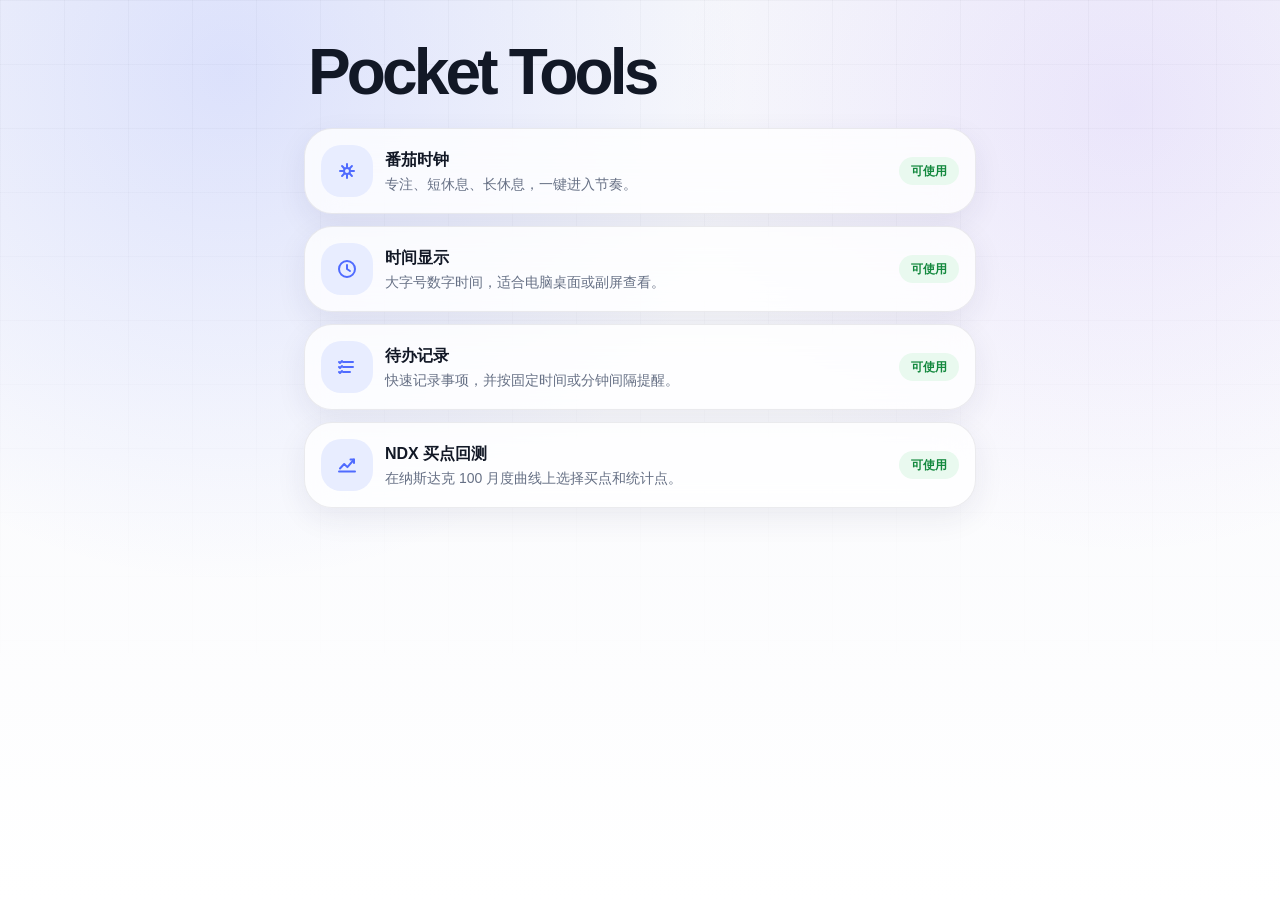
<file: index.html>
<!DOCTYPE html>
<html lang="zh-CN">
  <head>
    <meta charset="UTF-8" />
    <meta name="viewport" content="width=device-width, initial-scale=1.0" />
    <title>Pocket Tools</title>
    <meta name="theme-color" content="#f6f7fb" />
    <link rel="stylesheet" href="src/styles/tokens.css" />
    <link rel="stylesheet" href="src/styles/base.css" />
    <link rel="stylesheet" href="src/styles/components.css" />
    <style>
      .home-page {
        width: min(100%, 42rem);
      }

      .home-title {
        font-size: clamp(2.25rem, 6vw, 4rem);
        font-weight: 900;
        line-height: 1;
        letter-spacing: -0.06em;
      }
    </style>
  </head>
  <body>
    <div class="app-shell">
      <main class="screen home-page">
        <header class="page-header">
          <h1 class="home-title">Pocket Tools</h1>
        </header>

        <section class="tool-grid" id="toolList" aria-label="工具列表"></section>
      </main>
    </div>

    <script src="src/data/tools.js"></script>
    <script>
      (function () {
        const tools = window.PocketTools?.tools || [];
        const toolList = document.getElementById("toolList");

        toolList.innerHTML = tools
          .map(function (tool) {
            const statusClass = tool.status === "ready" ? "is-ready" : "is-planned";

            return `
              <a class="card tool-card" href="${tool.path}">
                <span class="tool-icon">
                  <img src="${tool.icon}" alt="${tool.name}" />
                </span>
                <span>
                  <h2>${tool.name}</h2>
                  <p>${tool.description}</p>
                </span>
                <span class="status-pill ${statusClass}">${tool.statusLabel}</span>
              </a>
            `;
          })
          .join("");
      })();
    </script>
  </body>
</html>
</file>
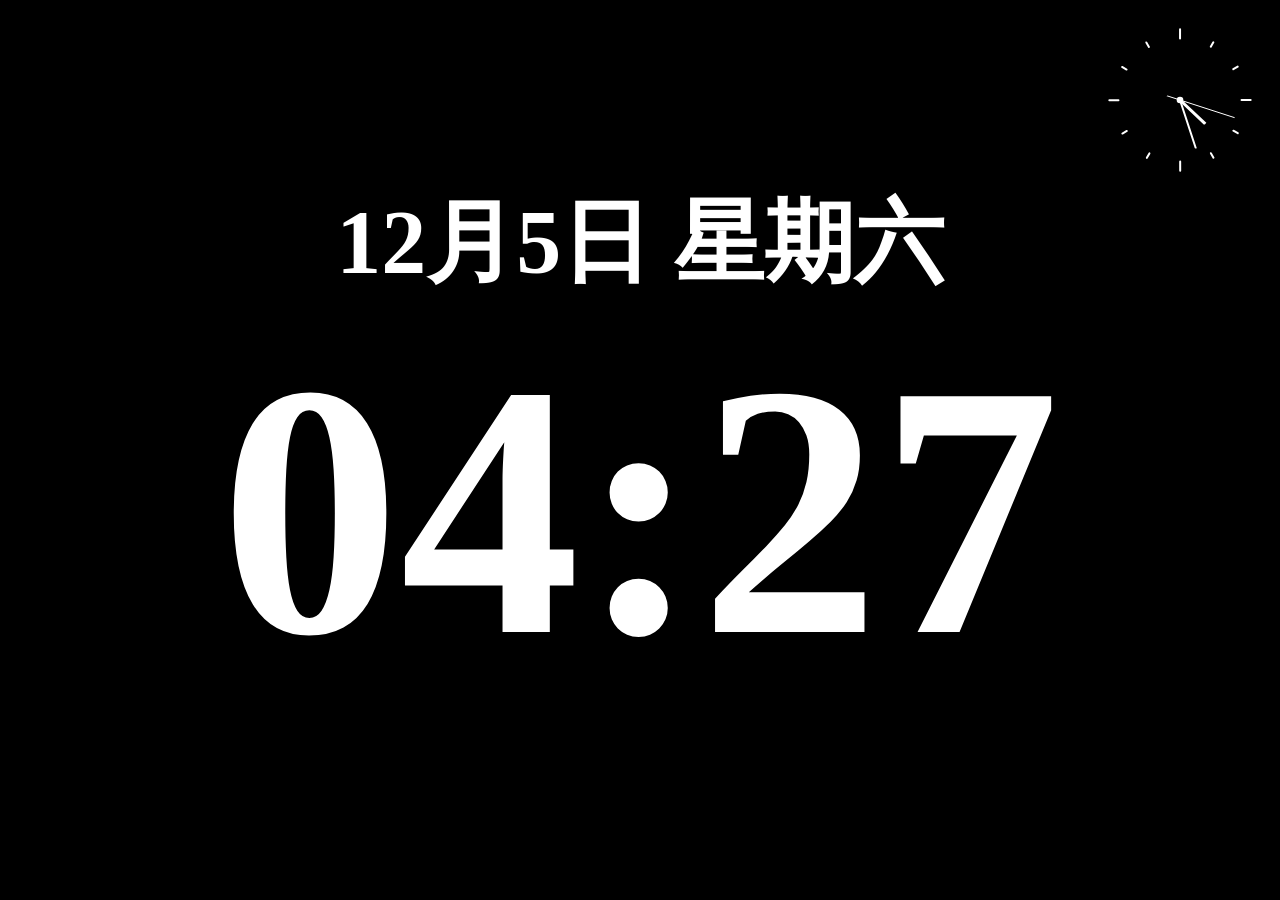
<file: tools/clock/index.html>
<!DOCTYPE html>
<html lang="en">
  <head>
    <meta charset="UTF-8" />
    <meta name="viewport" content="width=device-width, initial-scale=1.0" />
    <title>时间管理大师</title>
    <style>
      body {
        margin: 0;
        height: 100vh;
        display: flex;
        flex-direction: column;
        justify-content: center;
        align-items: center;
        color: #fff;
        background-color: #000;
      }

      #day {
        font-size: 10vh;
        font-weight: bold;
      }

      #time {
        font-size: 40vh;
        font-weight: bold;
      }

      #clock {
        position: absolute;
        top: 0;
        right: 0;
      }

      @media screen and (max-width: 1080px) {
        #day {
          font-size: 8vh;
        }

        #time {
          font-size: 28vh;
        }
      }

      @media screen and (max-width: 768px) {
        #day {
          font-size: 5vh;
        }

        #time {
          font-size: 18vh;
        }
      }
    </style>
  </head>
  <body>
    <div id="day"></div>
    <div id="time"></div>
    <canvas id="clock" width="200px" height="200px"></canvas>
    <script src="./clock.js"></script>
    <script>
      const week = ["日", "一", "二", "三", "四", "五", "六"];
      const domDay = document.getElementById("day");
      const domTime = document.getElementById("time");

      renderDate();

      setInterval(function () {
        renderDate();
      }, 1000);

      function renderDate() {
        const date = new Date();
        const month = date.getMonth() + 1;
        const day = date.getDate();
        const weekDay = week[date.getDay()];
        const hour = date.getHours();
        const minute = date.getMinutes();

        domDay.innerHTML = month + "月" + day + "日" + " 星期" + weekDay;
        domTime.innerHTML = fixNum(hour) + ":" + fixNum(minute);
      }

      function fixNum(num) {
        return num.toString().length === 2 ? num : "0" + num;
      }
    </script>
  </body>
</html>
</file>
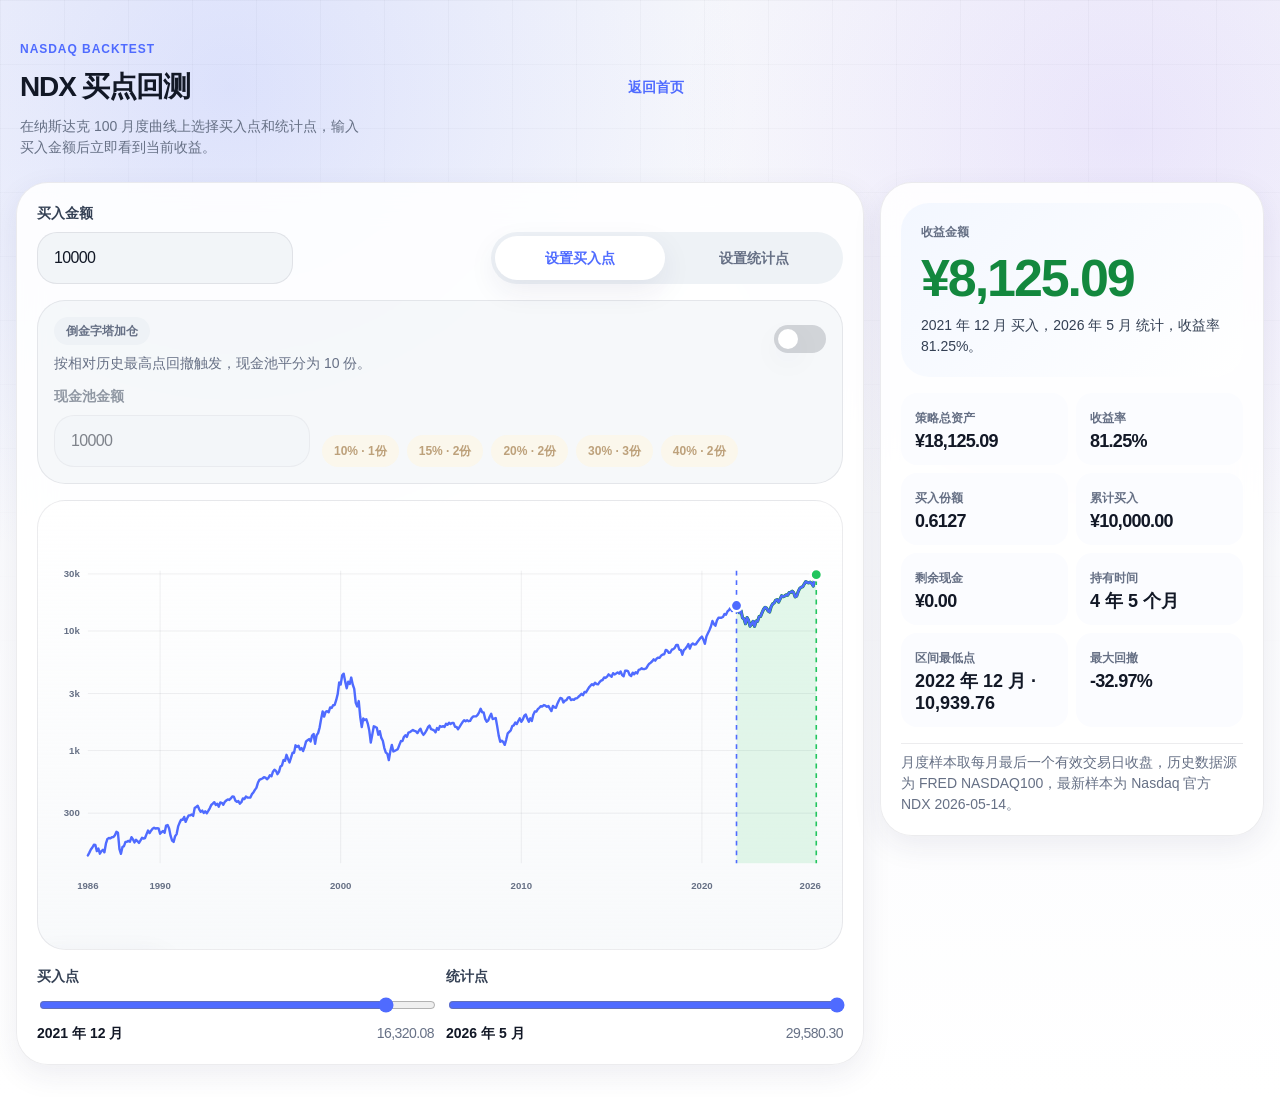
<file: tools/market-entry/index.html>
<!DOCTYPE html>
<html lang="zh-CN">
  <head>
    <meta charset="UTF-8" />
    <meta name="viewport" content="width=device-width, initial-scale=1.0" />
    <title>NDX 买点回测</title>
    <meta name="theme-color" content="#f6f7fb" />
    <link rel="stylesheet" href="../../src/styles/tokens.css" />
    <link rel="stylesheet" href="../../src/styles/base.css" />
    <link rel="stylesheet" href="../../src/styles/components.css" />
    <link rel="stylesheet" href="./styles.css" />
  </head>
  <body>
    <div class="app-shell">
      <main class="screen market-page">
        <header class="page-header market-intro">
          <div class="eyebrow">Nasdaq Backtest</div>
          <div class="header-row">
            <div>
              <h1 class="page-title">NDX 买点回测</h1>
            </div>
            <a class="page-link" href="../../index.html">返回首页</a>
          </div>
          <p class="page-subtitle">
            在纳斯达克 100 月度曲线上选择买入点和统计点，输入买入金额后立即看到当前收益。
          </p>
        </header>

        <section class="market-workspace">
          <section class="market-panel chart-panel">
            <div class="chart-toolbar">
              <div class="field amount-field">
                <label for="investmentAmount">买入金额</label>
                <input
                  class="input mono-number"
                  id="investmentAmount"
                  inputmode="decimal"
                  min="1"
                  step="100"
                  type="number"
                />
              </div>

              <div class="segmented point-mode" role="group" aria-label="曲线选择模式">
                <button
                  class="segmented-button is-active"
                  data-active-point="entry"
                  type="button"
                  aria-pressed="true"
                >
                  设置买入点
                </button>
                <button
                  class="segmented-button"
                  data-active-point="exit"
                  type="button"
                  aria-pressed="false"
                >
                  设置统计点
                </button>
              </div>
            </div>

            <section class="pyramid-panel">
              <div class="pyramid-head">
                <div>
                  <span class="status-pill">倒金字塔加仓</span>
                  <p>按相对历史最高点回撤触发，现金池平分为 10 份。</p>
                </div>
                <label class="switch-control" for="pyramidToggle">
                  <input id="pyramidToggle" type="checkbox" />
                  <span></span>
                </label>
              </div>

              <div class="pyramid-fields" id="pyramidFields">
                <div class="field amount-field">
                  <label for="cashPoolAmount">现金池金额</label>
                  <input
                    class="input mono-number"
                    id="cashPoolAmount"
                    inputmode="decimal"
                    min="1"
                    step="100"
                    type="number"
                  />
                </div>

                <div class="pyramid-rules" aria-label="加仓规则">
                  <span>10% · 1份</span>
                  <span>15% · 2份</span>
                  <span>20% · 2份</span>
                  <span>30% · 3份</span>
                  <span>40% · 2份</span>
                </div>
              </div>
            </section>

            <div class="chart-stage">
              <svg
                class="market-chart"
                id="marketChart"
                viewBox="0 0 1000 440"
                role="img"
                aria-labelledby="chartTitle chartDesc"
              >
                <title id="chartTitle">纳斯达克 100 指数月度走势</title>
                <desc id="chartDesc">从 1986 年 1 月到最新样本的 NDX 月末收盘点位。</desc>
                <g id="gridLayer"></g>
                <path class="selection-area" id="selectionArea" d=""></path>
                <path class="selection-line" id="selectionLine" d=""></path>
                <path class="price-line" id="priceLine" d=""></path>
                <g class="axis-labels" id="axisLabels"></g>
                <g class="pyramid-markers" id="pyramidMarkers"></g>
                <rect class="chart-hit-layer" id="chartHitLayer" x="0" y="0" width="1000" height="440" />
                <line class="marker-line entry-marker-line" id="entryMarkerLine" />
                <line class="marker-line exit-marker-line" id="exitMarkerLine" />
                <circle class="point-marker entry-marker" id="entryMarker" r="7" data-handle="entry" />
                <circle class="point-marker exit-marker" id="exitMarker" r="7" data-handle="exit" />
              </svg>
              <div class="chart-tip" id="chartTip" hidden>
                <strong id="tipDate">--</strong>
                <span id="tipClose">--</span>
              </div>
            </div>

            <div class="range-controls">
              <div class="range-field">
                <label for="entryRange">买入点</label>
                <input id="entryRange" type="range" min="0" value="0" />
                <div class="point-readout">
                  <strong id="entryDate">--</strong>
                  <span class="mono-number" id="entryClose">--</span>
                </div>
              </div>

              <div class="range-field">
                <label for="exitRange">统计点</label>
                <input id="exitRange" type="range" min="0" value="0" />
                <div class="point-readout">
                  <strong id="exitDate">--</strong>
                  <span class="mono-number" id="exitClose">--</span>
                </div>
              </div>
            </div>
          </section>

          <aside class="market-panel result-panel" aria-live="polite">
            <div class="result-main" id="resultMain">
              <span>收益金额</span>
              <strong class="mono-number" id="profitAmount">¥0.00</strong>
              <p id="resultSummary">请选择买入点和统计点。</p>
            </div>

            <div class="result-grid">
              <article>
                <span>策略总资产</span>
                <strong class="mono-number" id="currentValue">¥0.00</strong>
              </article>
              <article>
                <span>收益率</span>
                <strong class="mono-number" id="returnRate">0.00%</strong>
              </article>
              <article>
                <span>买入份额</span>
                <strong class="mono-number" id="indexUnits">0.0000</strong>
              </article>
              <article>
                <span>累计买入</span>
                <strong class="mono-number" id="deployedAmount">¥0.00</strong>
              </article>
              <article>
                <span>剩余现金</span>
                <strong class="mono-number" id="remainingCash">¥0.00</strong>
              </article>
              <article>
                <span>持有时间</span>
                <strong id="holdingPeriod">0 个月</strong>
              </article>
              <article>
                <span>区间最低点</span>
                <strong id="lowestPoint">--</strong>
              </article>
              <article>
                <span>最大回撤</span>
                <strong class="mono-number" id="maxDrawdown">0.00%</strong>
              </article>
            </div>

            <section class="pyramid-log" id="pyramidLog" hidden>
              <div class="pyramid-log-head">
                <span>加仓触发</span>
                <strong id="pyramidStatus">未开启</strong>
              </div>
              <div class="pyramid-log-list" id="pyramidLogList"></div>
            </section>

            <p class="source-note">
              月度样本取每月最后一个有效交易日收盘，历史数据源为 FRED NASDAQ100，最新样本为 Nasdaq 官方 NDX 2026-05-14。
            </p>
          </aside>
        </section>
      </main>
    </div>

    <script src="./app.js"></script>
  </body>
</html>
</file>
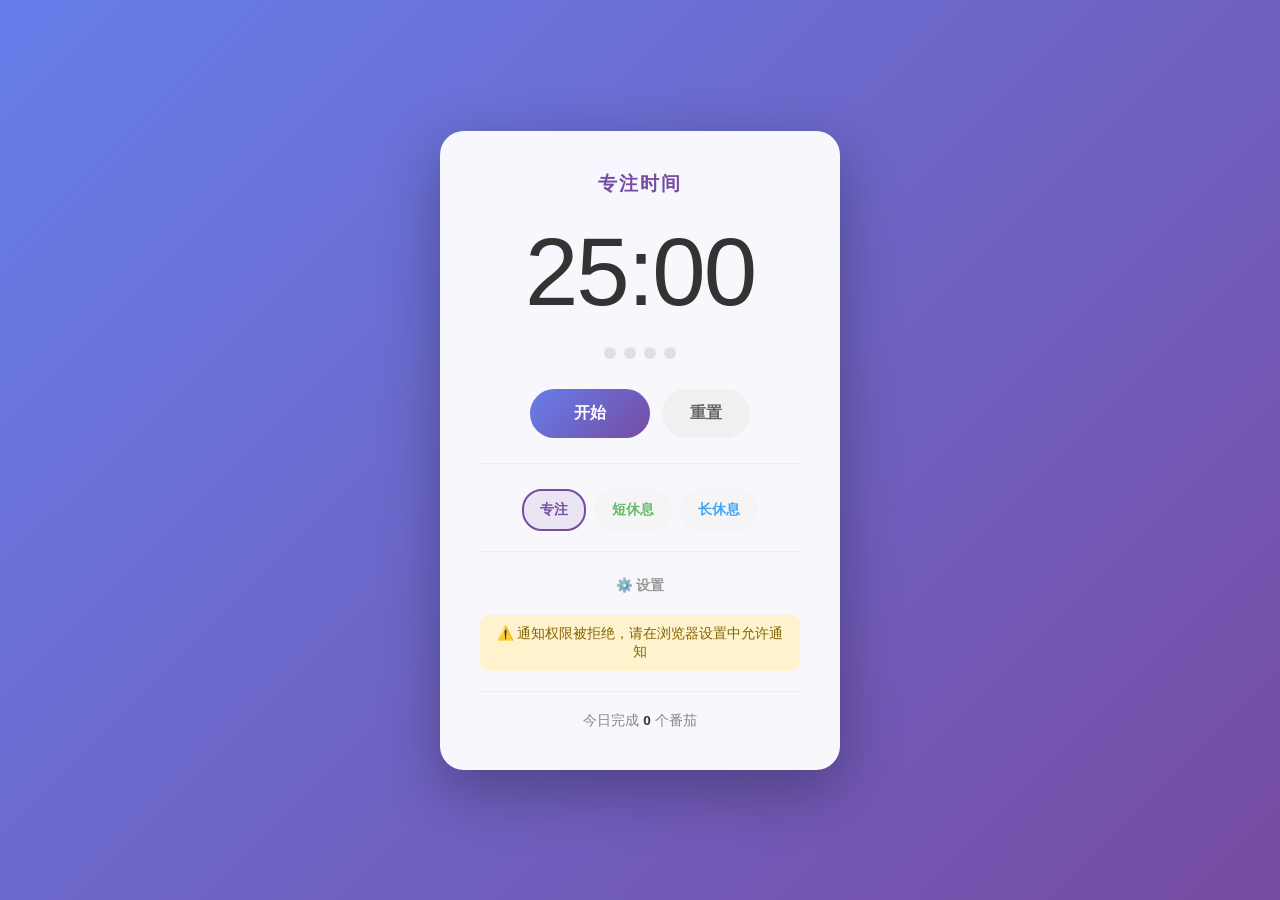
<file: tools/pomodoro/index.html>
<!DOCTYPE html>
<html lang="zh-CN">
  <head>
    <meta charset="UTF-8" />
    <meta name="viewport" content="width=device-width, initial-scale=1.0" />
    <title>番茄时钟 | 专注工作</title>
    <style>
      * {
        margin: 0;
        padding: 0;
        box-sizing: border-box;
      }

      body {
        font-family: -apple-system, BlinkMacSystemFont, "Segoe UI", Roboto, sans-serif;
        min-height: 100vh;
        display: flex;
        justify-content: center;
        align-items: center;
        transition: background-color 0.5s ease;
      }

      body.work-mode {
        background: linear-gradient(135deg, #667eea 0%, #764ba2 100%);
      }

      body.break-mode {
        background: linear-gradient(135deg, #a5d6a7 0%, #81c784 100%);
      }

      body.longBreak-mode {
        background: linear-gradient(135deg, #90caf9 0%, #64b5f6 100%);
      }

      .container {
        text-align: center;
        padding: 40px;
        background: rgba(255, 255, 255, 0.95);
        border-radius: 24px;
        box-shadow: 0 20px 60px rgba(0, 0, 0, 0.3);
        max-width: 400px;
        width: 90%;
      }

      .mode-label {
        font-size: 1.2rem;
        font-weight: 600;
        margin-bottom: 10px;
        text-transform: uppercase;
        letter-spacing: 2px;
      }

      .work-mode .mode-label {
        color: #764ba2;
      }

      .break-mode .mode-label {
        color: #66bb6a;
      }

      .longBreak-mode .mode-label {
        color: #42a5f5;
      }

      .timer {
        font-size: 6rem;
        font-weight: 300;
        color: #333;
        margin: 20px 0;
        font-variant-numeric: tabular-nums;
        letter-spacing: -2px;
      }

      .timer.running {
        animation: pulse 2s ease-in-out infinite;
      }

      @keyframes pulse {
        0%,
        100% {
          transform: scale(1);
        }

        50% {
          transform: scale(1.02);
        }
      }

      .pomodoro-count {
        display: flex;
        justify-content: center;
        gap: 8px;
        margin: 20px 0;
      }

      .pomodoro-dot {
        width: 12px;
        height: 12px;
        border-radius: 50%;
        background: #e0e0e0;
        transition: all 0.3s ease;
      }

      .pomodoro-dot.completed {
        background: #764ba2;
        box-shadow: 0 0 10px rgba(118, 75, 162, 0.4);
      }

      .break-mode .pomodoro-dot.completed {
        background: #66bb6a;
        box-shadow: 0 0 10px rgba(102, 187, 106, 0.4);
      }

      .longBreak-mode .pomodoro-dot.completed {
        background: #42a5f5;
        box-shadow: 0 0 10px rgba(66, 165, 245, 0.4);
      }

      .buttons {
        display: flex;
        gap: 12px;
        justify-content: center;
        margin: 30px 0 20px;
      }

      button {
        border: none;
        padding: 14px 28px;
        border-radius: 50px;
        font-size: 1rem;
        font-weight: 600;
        cursor: pointer;
        transition: all 0.3s ease;
      }

      .btn-primary {
        background: linear-gradient(135deg, #667eea 0%, #764ba2 100%);
        color: white;
        min-width: 120px;
      }

      .btn-primary:hover {
        transform: translateY(-2px);
        box-shadow: 0 10px 30px rgba(102, 126, 234, 0.4);
      }

      .btn-secondary {
        background: #f0f0f0;
        color: #666;
      }

      .btn-secondary:hover {
        background: #e0e0e0;
      }

      .mode-selector {
        display: flex;
        gap: 8px;
        justify-content: center;
        margin-top: 25px;
        padding-top: 25px;
        border-top: 1px solid #eee;
      }

      .mode-btn {
        padding: 10px 16px;
        font-size: 0.85rem;
        border-radius: 20px;
        background: #f5f5f5;
        color: #666;
        border: 2px solid transparent;
        cursor: pointer;
        transition: all 0.3s ease;
      }

      .mode-btn.disabled {
        opacity: 0.5;
        cursor: not-allowed;
      }

      .mode-btn.active {
        border-color: currentColor;
      }

      .mode-btn.work {
        color: #764ba2;
      }

      .mode-btn.work.active {
        background: rgba(118, 75, 162, 0.1);
      }

      .mode-btn.break {
        color: #66bb6a;
      }

      .mode-btn.break.active {
        background: rgba(102, 187, 106, 0.1);
      }

      .mode-btn.longBreak {
        color: #42a5f5;
      }

      .mode-btn.longBreak.active {
        background: rgba(66, 165, 245, 0.1);
      }

      .settings {
        margin-top: 20px;
        padding-top: 20px;
        border-top: 1px solid #eee;
      }

      .settings-toggle {
        background: none;
        border: none;
        color: #999;
        font-size: 0.85rem;
        cursor: pointer;
        padding: 5px 10px;
      }

      .settings-toggle:hover {
        color: #666;
      }

      .settings-panel {
        margin-top: 15px;
        display: none;
      }

      .settings-panel.show {
        display: block;
      }

      .setting-row {
        display: flex;
        align-items: center;
        justify-content: space-between;
        margin: 10px 0;
        font-size: 0.9rem;
        color: #666;
      }

      .setting-row input {
        width: 60px;
        padding: 5px 10px;
        border: 1px solid #ddd;
        border-radius: 8px;
        text-align: center;
        font-size: 0.9rem;
      }

      .notification-hint {
        margin-top: 15px;
        padding: 10px;
        background: #fff3cd;
        border-radius: 10px;
        font-size: 0.85rem;
        color: #856404;
        display: none;
      }

      .alert-overlay {
        position: fixed;
        top: 0;
        left: 0;
        right: 0;
        bottom: 0;
        background: rgba(0, 0, 0, 0.7);
        display: none;
        justify-content: center;
        align-items: center;
        z-index: 1000;
        animation: fadeIn 0.3s ease;
      }

      @keyframes fadeIn {
        from {
          opacity: 0;
        }

        to {
          opacity: 1;
        }
      }

      .alert-box {
        background: white;
        padding: 40px 50px;
        border-radius: 20px;
        text-align: center;
        box-shadow: 0 20px 60px rgba(0, 0, 0, 0.3);
        animation: bounceIn 0.5s ease;
      }

      @keyframes bounceIn {
        0% {
          transform: scale(0.5);
          opacity: 0;
        }

        70% {
          transform: scale(1.05);
        }

        100% {
          transform: scale(1);
          opacity: 1;
        }
      }

      .alert-box h2 {
        font-size: 2rem;
        margin-bottom: 15px;
      }

      .alert-box p {
        color: #666;
        margin-bottom: 25px;
        font-size: 1.1rem;
      }

      .alert-box button {
        padding: 12px 40px;
        font-size: 1rem;
      }

      .stats {
        margin-top: 20px;
        padding-top: 20px;
        border-top: 1px solid #eee;
        font-size: 0.85rem;
        color: #888;
      }

      .stats span {
        font-weight: 600;
        color: #333;
      }
    </style>
  </head>
  <body class="work-mode">
    <div class="container">
      <div class="mode-label" id="modeLabel">专注时间</div>

      <div class="timer" id="timer">25:00</div>

      <div class="pomodoro-count" id="pomodoroCount">
        <div class="pomodoro-dot"></div>
        <div class="pomodoro-dot"></div>
        <div class="pomodoro-dot"></div>
        <div class="pomodoro-dot"></div>
      </div>

      <div class="buttons">
        <button class="btn-primary" id="startBtn" onclick="toggleTimer()">开始</button>
        <button class="btn-secondary" onclick="resetTimer()">重置</button>
      </div>

      <div class="mode-selector">
        <button class="mode-btn work active" onclick="setMode('work')">专注</button>
        <button class="mode-btn break" onclick="setMode('break')">短休息</button>
        <button class="mode-btn longBreak" onclick="setMode('longBreak')">长休息</button>
      </div>

      <div class="settings">
        <button class="settings-toggle" onclick="toggleSettings()">⚙️ 设置</button>
        <div class="settings-panel" id="settingsPanel">
          <div class="setting-row">
            <label>专注时长（分钟）</label>
            <input
              type="number"
              id="workTime"
              value="25"
              min="0.1"
              max="120"
              step="0.1"
              onchange="updateSettings()"
            />
          </div>
          <div class="setting-row">
            <label>短休息时长（分钟）</label>
            <input
              type="number"
              id="breakTime"
              value="5"
              min="0.1"
              max="30"
              step="0.1"
              onchange="updateSettings()"
            />
          </div>
          <div class="setting-row">
            <label>长休息时长（分钟）</label>
            <input
              type="number"
              id="longBreakTime"
              value="15"
              min="0.1"
              max="60"
              step="0.1"
              onchange="updateSettings()"
            />
          </div>
          <div class="setting-row">
            <label>长休息间隔（个番茄）</label>
            <input
              type="number"
              id="longBreakInterval"
              value="4"
              min="2"
              max="10"
              onchange="updateSettings()"
            />
          </div>
        </div>
      </div>

      <div class="notification-hint" id="notificationHint">
        🔔 请点击页面任意位置以启用通知提醒
      </div>

      <div class="stats">
        今日完成 <span id="todayCount">0</span> 个番茄
      </div>
    </div>

    <div class="alert-overlay" id="alertOverlay">
      <div class="alert-box">
        <h2 id="alertTitle">⏰ 时间到！</h2>
        <p id="alertMessage">休息一下吧</p>
        <button class="btn-primary" onclick="closeAlert()">知道了</button>
      </div>
    </div>

    <script>
      let settings = {
        work: 25,
        break: 5,
        longBreak: 15,
        longBreakInterval: 4
      };

      let currentMode = "work";
      let timeLeft = settings.work * 60;
      let isRunning = false;
      let timer = null;
      let completedPomodoros = 0;
      let todayCount = parseInt(localStorage.getItem("pomodoroToday") || "0", 10);
      let lastDate = localStorage.getItem("pomodoroDate") || new Date().toDateString();

      if (lastDate !== new Date().toDateString()) {
        todayCount = 0;
        localStorage.setItem("pomodoroToday", "0");
        localStorage.setItem("pomodoroDate", new Date().toDateString());
      }

      const timerEl = document.getElementById("timer");
      const startBtn = document.getElementById("startBtn");
      const modeLabel = document.getElementById("modeLabel");
      const pomodoroCountEl = document.getElementById("pomodoroCount");
      const todayCountEl = document.getElementById("todayCount");
      const notificationHint = document.getElementById("notificationHint");

      todayCountEl.textContent = todayCount;
      updatePomodoroDots();
      checkNotificationPermission();

      function checkNotificationPermission() {
        if ("Notification" in window) {
          if (Notification.permission === "default") {
            notificationHint.style.display = "block";
            notificationHint.innerHTML = "🔔 请点击页面任意位置以启用通知提醒";
            document.body.addEventListener("click", requestNotification, { once: true });
          } else if (Notification.permission === "denied") {
            notificationHint.style.display = "block";
            notificationHint.innerHTML = "⚠️ 通知权限被拒绝，请在浏览器设置中允许通知";
          }
        } else {
          notificationHint.style.display = "block";
          notificationHint.innerHTML = "⚠️ 您的浏览器不支持通知功能";
        }
      }

      function requestNotification() {
        Notification.requestPermission().then((permission) => {
          notificationHint.style.display = "none";
          console.log("通知权限:", permission);
        });
      }

      function sendNotification(title, body) {
        console.log("尝试发送通知:", title, body);
        console.log("Notification.permission:", Notification.permission);

        if ("Notification" in window) {
          if (Notification.permission === "granted") {
            try {
              const notification = new Notification(title, {
                body: body,
                requireInteraction: true,
                tag: "pomodoro",
                silent: false
              });

              notification.onclick = () => {
                window.focus();
                notification.close();
              };

              notification.onerror = (error) => {
                console.error("通知错误:", error);
              };

              console.log("通知已发送");
              return notification;
            } catch (error) {
              console.error("创建通知失败:", error);
            }
          } else {
            console.warn("通知权限未授予，当前状态:", Notification.permission);
            if (Notification.permission === "default") {
              Notification.requestPermission();
            }
          }
        }

        playSound();
      }

      function showAlert(title, message) {
        document.getElementById("alertTitle").textContent = title;
        document.getElementById("alertMessage").textContent = message;
        document.getElementById("alertOverlay").style.display = "flex";
        playSound();
      }

      function closeAlert() {
        document.getElementById("alertOverlay").style.display = "none";
      }

      function playSound() {
        const audioContext = new (window.AudioContext || window.webkitAudioContext)();
        const oscillator = audioContext.createOscillator();
        const gainNode = audioContext.createGain();

        oscillator.connect(gainNode);
        gainNode.connect(audioContext.destination);

        oscillator.frequency.value = 800;
        oscillator.type = "sine";

        gainNode.gain.setValueAtTime(0.3, audioContext.currentTime);
        gainNode.gain.exponentialRampToValueAtTime(0.01, audioContext.currentTime + 0.5);

        oscillator.start(audioContext.currentTime);
        oscillator.stop(audioContext.currentTime + 0.5);

        setTimeout(() => {
          const osc2 = audioContext.createOscillator();
          const gain2 = audioContext.createGain();
          osc2.connect(gain2);
          gain2.connect(audioContext.destination);
          osc2.frequency.value = 1000;
          osc2.type = "sine";
          gain2.gain.setValueAtTime(0.3, audioContext.currentTime);
          gain2.gain.exponentialRampToValueAtTime(0.01, audioContext.currentTime + 0.5);
          osc2.start(audioContext.currentTime);
          osc2.stop(audioContext.currentTime + 0.5);
        }, 200);
      }

      function formatTime(seconds) {
        const mins = Math.floor(seconds / 60);
        const secs = seconds % 60;
        return `${mins.toString().padStart(2, "0")}:${secs.toString().padStart(2, "0")}`;
      }

      function updateDisplay() {
        timerEl.textContent = formatTime(timeLeft);
        document.title = `${formatTime(timeLeft)} | 番茄时钟`;
      }

      function toggleTimer() {
        if (isRunning) {
          pauseTimer();
        } else {
          startTimer();
        }
      }

      function startTimer() {
        isRunning = true;
        startBtn.textContent = "暂停";
        timerEl.classList.add("running");

        document.querySelectorAll(".mode-btn").forEach((btn) => {
          btn.classList.add("disabled");
        });

        timer = setInterval(() => {
          timeLeft--;
          updateDisplay();

          if (timeLeft <= 0) {
            completeTimer();
          }
        }, 1000);
      }

      function pauseTimer() {
        isRunning = false;
        startBtn.textContent = "继续";
        timerEl.classList.remove("running");
        clearInterval(timer);

        document.querySelectorAll(".mode-btn").forEach((btn) => {
          btn.classList.remove("disabled");
        });
      }

      function resetTimer() {
        pauseTimer();
        startBtn.textContent = "开始";
        timeLeft = Math.round(settings[currentMode] * 60);
        updateDisplay();
      }

      function completeTimer() {
        pauseTimer();
        startBtn.textContent = "开始";

        if (currentMode === "work") {
          completedPomodoros++;
          todayCount++;
          localStorage.setItem("pomodoroToday", todayCount.toString());
          todayCountEl.textContent = todayCount;
          updatePomodoroDots();

          const title = "🎉 专注完成！";
          const message = `太棒了！你完成了第 ${completedPomodoros} 个番茄时钟`;
          sendNotification(title, message);
          showAlert(title, message);

          if (completedPomodoros % settings.longBreakInterval === 0) {
            setMode("longBreak");
          } else {
            setMode("break");
          }
        } else {
          const breakType = currentMode === "longBreak" ? "长休息" : "休息";
          const title = "☕ 休息结束！";
          const message = `${breakType}时间到，准备好继续专注了吗？`;
          sendNotification(title, message);
          showAlert(title, message);
          setMode("work");
        }
      }

      function updatePomodoroDots() {
        const dots = pomodoroCountEl.querySelectorAll(".pomodoro-dot");
        const displayCount = settings.longBreakInterval;

        if (dots.length !== displayCount) {
          pomodoroCountEl.innerHTML = "";
          for (let index = 0; index < displayCount; index++) {
            const dot = document.createElement("div");
            dot.className = "pomodoro-dot";
            pomodoroCountEl.appendChild(dot);
          }
        }

        const allDots = pomodoroCountEl.querySelectorAll(".pomodoro-dot");
        allDots.forEach((dot, index) => {
          const cyclePosition = completedPomodoros % settings.longBreakInterval;
          if (
            index < cyclePosition ||
            (cyclePosition === 0 && completedPomodoros >= settings.longBreakInterval)
          ) {
            dot.classList.add("completed");
          } else {
            dot.classList.remove("completed");
          }
        });
      }

      function setMode(mode) {
        if (isRunning) {
          alert("请先暂停当前计时再切换模式");
          return;
        }

        currentMode = mode;
        timeLeft = Math.round(settings[mode] * 60);

        document.body.className = `${mode}-mode`;

        const modeLabels = {
          work: "专注时间",
          break: "短休息",
          longBreak: "长休息"
        };
        modeLabel.textContent = modeLabels[mode];

        document.querySelectorAll(".mode-btn").forEach((btn) => {
          btn.classList.remove("active");
        });
        document
          .querySelector(`.mode-btn.${mode === "longBreak" ? "longBreak" : mode}`)
          .classList.add("active");

        updateDisplay();
        pauseTimer();
        startBtn.textContent = "开始";
      }

      function toggleSettings() {
        document.getElementById("settingsPanel").classList.toggle("show");
      }

      function updateSettings() {
        settings.work = parseFloat(document.getElementById("workTime").value) || 25;
        settings.break = parseFloat(document.getElementById("breakTime").value) || 5;
        settings.longBreak = parseFloat(document.getElementById("longBreakTime").value) || 15;
        settings.longBreakInterval =
          parseInt(document.getElementById("longBreakInterval").value, 10) || 4;

        if (!isRunning) {
          timeLeft = Math.round(settings[currentMode] * 60);
          updateDisplay();
        }

        updatePomodoroDots();
      }

      updateDisplay();
    </script>
  </body>
</html>
</file>
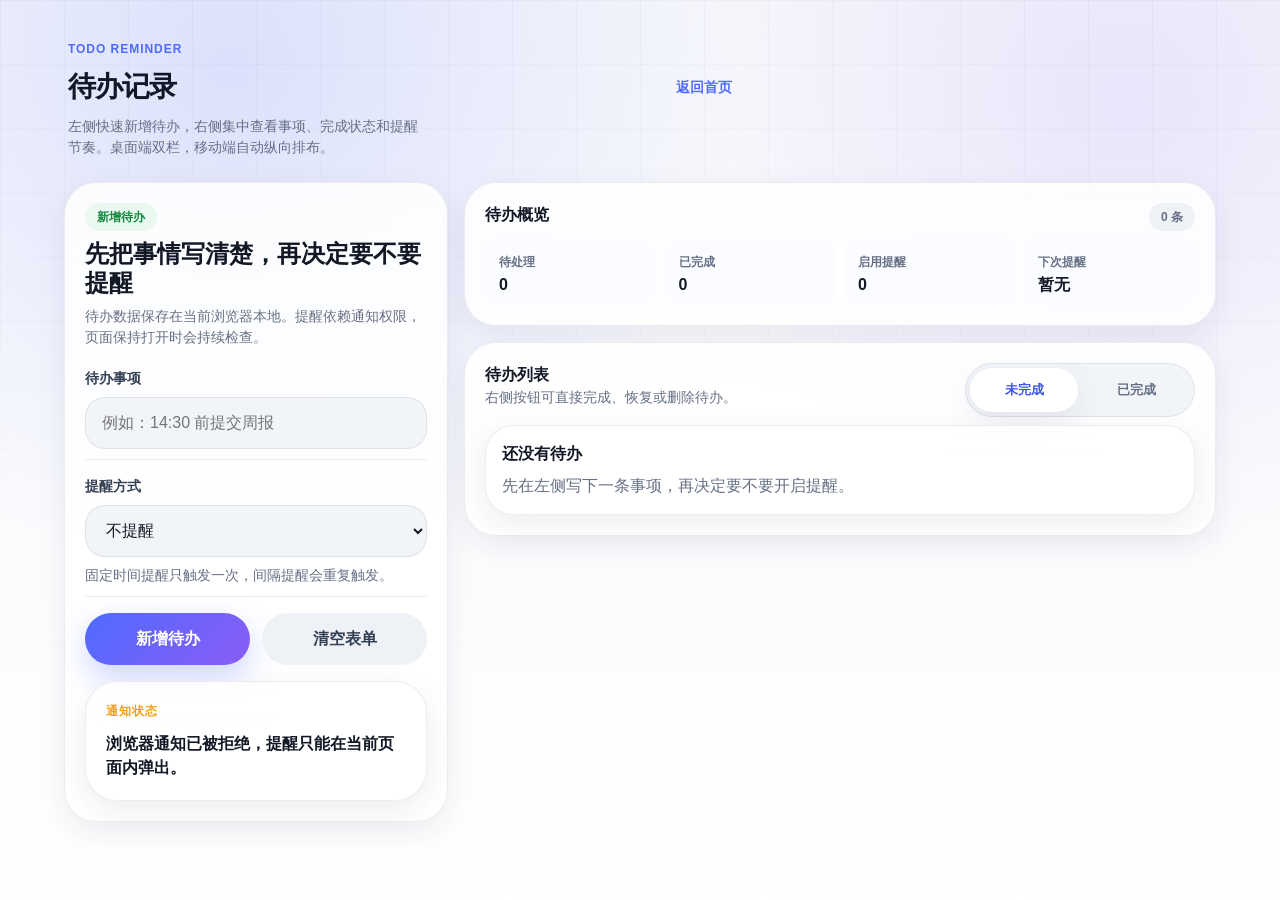
<file: tools/todos/index.html>
<!DOCTYPE html>
<html lang="zh-CN">
  <head>
    <meta charset="UTF-8" />
    <meta name="viewport" content="width=device-width, initial-scale=1.0" />
    <title>待办记录</title>
    <meta name="theme-color" content="#f6f7fb" />
    <link rel="stylesheet" href="../../src/styles/tokens.css" />
    <link rel="stylesheet" href="../../src/styles/base.css" />
    <link rel="stylesheet" href="../../src/styles/components.css" />
    <link rel="stylesheet" href="./styles.css" />
  </head>
  <body>
    <div class="app-shell">
      <main class="screen todo-page">
        <header class="page-header todo-intro">
          <div class="eyebrow">Todo Reminder</div>
          <div class="header-row">
            <div>
              <h1 class="page-title">待办记录</h1>
            </div>
            <a class="page-link" href="../../index.html">返回首页</a>
          </div>
          <p class="page-subtitle">
            左侧快速新增待办，右侧集中查看事项、完成状态和提醒节奏。桌面端双栏，移动端自动纵向排布。
          </p>
        </header>

        <section class="todo-workspace">
          <aside class="todo-panel">
            <div class="todo-panel-header">
              <span class="status-pill is-ready">新增待办</span>
              <h2 class="todo-panel-title">先把事情写清楚，再决定要不要提醒</h2>
              <p class="todo-panel-text">
                待办数据保存在当前浏览器本地。提醒依赖通知权限，页面保持打开时会持续检查。
              </p>
            </div>

            <form class="todo-form" id="todoForm">
              <section class="todo-form-section">
                <div class="field">
                  <label for="todoTitle">待办事项</label>
                  <input
                    class="input"
                    id="todoTitle"
                    maxlength="80"
                    placeholder="例如：14:30 前提交周报"
                    required
                    type="text"
                  />
                </div>

              </section>

              <section class="todo-form-section">
                <div class="field">
                  <label for="reminderType">提醒方式</label>
                  <select class="input-select" id="reminderType">
                    <option value="none">不提醒</option>
                    <option value="interval">每隔多少分钟提醒</option>
                    <option value="fixed">固定时间提醒</option>
                  </select>
                  <span class="field-caption">固定时间提醒只触发一次，间隔提醒会重复触发。</span>
                </div>

                <div class="reminder-fields" id="intervalField">
                  <div class="field">
                    <label for="intervalMinutes">间隔分钟</label>
                    <input
                      class="input"
                      id="intervalMinutes"
                      max="720"
                      min="1"
                      placeholder="例如：15"
                      type="number"
                    />
                  </div>
                </div>

                <div class="reminder-fields" id="fixedField">
                  <div class="field">
                    <label for="fixedTime">固定提醒时间</label>
                    <input class="input" id="fixedTime" type="datetime-local" />
                  </div>
                </div>
              </section>

              <section class="todo-form-section">
                <div class="button-group">
                  <button class="button button-primary" type="submit">新增待办</button>
                  <button class="button button-secondary" id="resetFormButton" type="button">清空表单</button>
                </div>
              </section>
            </form>

            <section class="permission-panel" id="permissionPanel">
              <span class="panel-label">通知状态</span>
              <div class="stack-sm">
                <strong id="permissionText">开启浏览器通知后，提醒会在到点时弹出系统通知。</strong>
                <button class="button button-secondary" id="permissionButton" type="button">开启通知</button>
              </div>
            </section>
          </aside>

          <section class="todo-summary">
            <div class="todo-summary-head">
              <h2>待办概览</h2>
              <span class="chip" id="todoCounter">0 条</span>
            </div>

            <div class="todo-metrics">
              <article class="todo-metric todo-metric-compact">
                <span>待处理</span>
                <strong class="mono-number" id="pendingCount">0</strong>
              </article>
              <article class="todo-metric todo-metric-compact">
                <span>已完成</span>
                <strong class="mono-number" id="completedCount">0</strong>
              </article>
              <article class="todo-metric todo-metric-compact">
                <span>启用提醒</span>
                <strong class="mono-number" id="reminderCount">0</strong>
              </article>
              <article class="todo-metric todo-metric-wide">
                <span>下次提醒</span>
                <strong id="nextReminder">暂无</strong>
              </article>
            </div>
          </section>

          <section class="last-reminder-panel" hidden id="lastReminderCard">
            <strong id="lastReminderTitle">最近提醒</strong>
            <p id="lastReminderText">暂无提醒触发</p>
          </section>

          <section class="todo-list-panel">
            <div class="todo-list-head">
              <div>
                <h2>待办列表</h2>
                <p class="todo-list-hint">右侧按钮可直接完成、恢复或删除待办。</p>
              </div>
              <div class="todo-filter" role="group" aria-label="待办状态筛选">
                <button
                  class="todo-filter-button is-active"
                  data-todo-filter="pending"
                  type="button"
                  aria-pressed="true"
                >
                  未完成
                </button>
                <button
                  class="todo-filter-button"
                  data-todo-filter="completed"
                  type="button"
                  aria-pressed="false"
                >
                  已完成
                </button>
              </div>
            </div>

            <section class="todo-list" id="todoList"></section>
          </section>
        </section>
      </main>
    </div>

    <div class="modal" id="reminderModal" aria-hidden="true">
      <div class="modal-card">
        <h2 id="reminderModalTitle">待办提醒</h2>
        <p id="reminderModalText">你的事项已经到提醒时间。</p>
        <button class="button button-primary" id="reminderModalButton" type="button">知道了</button>
      </div>
    </div>

    <script src="./app.js"></script>
  </body>
</html>
</file>
<file: src/styles/tokens.css>
:root {
  color-scheme: light;

  --color-bg: #f6f7fb;
  --color-bg-strong: #eef2ff;
  --color-surface: #ffffff;
  --color-surface-glass: rgba(255, 255, 255, 0.78);
  --color-surface-muted: #eef2f6;
  --color-surface-raised: #fbfcff;
  --color-border: rgba(18, 24, 38, 0.08);
  --color-border-strong: rgba(18, 24, 38, 0.14);
  --color-text: #121826;
  --color-text-soft: #344054;
  --color-text-muted: #667085;
  --color-text-inverse: #ffffff;
  --color-primary: #4f6bff;
  --color-primary-strong: #3d56e8;
  --color-primary-soft: #e8edff;
  --color-success: #22c55e;
  --color-success-soft: #e9f9ef;
  --color-warning: #f59e0b;
  --color-warning-soft: #fff6df;
  --color-danger: #ff5a5f;
  --color-danger-soft: #fff0f1;

  --gradient-primary: linear-gradient(135deg, #4f6bff 0%, #8b5cf6 100%);
  --gradient-focus: linear-gradient(135deg, #eef2ff 0%, #f8f5ff 55%, #ffffff 100%);
  --gradient-calm: linear-gradient(135deg, #ecfeff 0%, #f7f7ff 54%, #ffffff 100%);

  --font-family: Inter, "PingFang SC", "Microsoft YaHei", "Segoe UI", sans-serif;
  --font-mono: "SFMono-Regular", Consolas, "Liberation Mono", monospace;

  --text-xs: 0.75rem;
  --text-sm: 0.875rem;
  --text-md: 1rem;
  --text-lg: 1.125rem;
  --text-xl: 1.5rem;
  --text-2xl: 1.75rem;
  --text-display: clamp(3.5rem, 18vw, 5rem);

  --line-tight: 1.12;
  --line-title: 1.22;
  --line-body: 1.5;

  --space-1: 0.25rem;
  --space-2: 0.5rem;
  --space-3: 0.75rem;
  --space-4: 1rem;
  --space-5: 1.25rem;
  --space-6: 1.5rem;
  --space-8: 2rem;
  --space-10: 2.5rem;

  --radius-sm: 0.875rem;
  --radius-md: 1.25rem;
  --radius-lg: 1.75rem;
  --radius-xl: 2rem;
  --radius-full: 999px;

  --shadow-soft: 0 10px 30px rgba(35, 43, 86, 0.08);
  --shadow-card: 0 18px 54px rgba(35, 43, 86, 0.12);
  --shadow-ring: 0 0 0 4px rgba(79, 107, 255, 0.14);

  --blur-glass: blur(18px);
  --motion-fast: 140ms ease;
  --motion-base: 180ms cubic-bezier(0.2, 0.8, 0.2, 1);
  --motion-slow: 260ms cubic-bezier(0.2, 0.8, 0.2, 1);

  --content-width: 27rem;
  --tap-size: 2.75rem;
}
</file>
<file: src/styles/base.css>
*,
*::before,
*::after {
  box-sizing: border-box;
}

html {
  min-height: 100%;
  font-size: 16px;
  -webkit-text-size-adjust: 100%;
}

body {
  min-height: 100vh;
  margin: 0;
  overflow-x: hidden;
  color: var(--color-text);
  background:
    radial-gradient(circle at 18% 8%, rgba(79, 107, 255, 0.16), transparent 32rem),
    radial-gradient(circle at 88% 12%, rgba(139, 92, 246, 0.12), transparent 28rem),
    linear-gradient(180deg, var(--color-bg) 0%, #ffffff 100%);
  font-family: var(--font-family);
  line-height: var(--line-body);
}

body::before {
  position: fixed;
  inset: 0;
  z-index: -1;
  pointer-events: none;
  content: "";
  background-image:
    linear-gradient(rgba(18, 24, 38, 0.04) 1px, transparent 1px),
    linear-gradient(90deg, rgba(18, 24, 38, 0.04) 1px, transparent 1px);
  background-size: 4rem 4rem;
  mask-image: linear-gradient(to bottom, rgba(0, 0, 0, 0.7), transparent 78%);
}

a {
  color: inherit;
  text-decoration: none;
}

button,
input,
textarea,
select {
  font: inherit;
}

button {
  border: 0;
}

img,
svg,
canvas {
  display: block;
  max-width: 100%;
}

p,
h1,
h2,
h3 {
  margin: 0;
}

.app-shell {
  display: flex;
  justify-content: center;
  min-height: 100vh;
  padding: var(--space-5) var(--space-4) var(--space-8);
}

.screen {
  position: relative;
  display: flex;
  flex-direction: column;
  width: min(100%, var(--content-width));
  gap: var(--space-4);
}

.page-header {
  display: grid;
  gap: var(--space-3);
  padding: var(--space-2) var(--space-1);
}

.header-row {
  display: flex;
  align-items: center;
  justify-content: space-between;
  gap: var(--space-3);
}

.eyebrow {
  color: var(--color-primary);
  font-size: var(--text-xs);
  font-weight: 800;
  letter-spacing: 0.08em;
  text-transform: uppercase;
}

.page-title {
  max-width: 16rem;
  font-size: var(--text-2xl);
  font-weight: 800;
  line-height: var(--line-title);
  letter-spacing: -0.04em;
}

.page-subtitle {
  max-width: 22rem;
  color: var(--color-text-muted);
  font-size: var(--text-sm);
}

.section-title {
  display: flex;
  align-items: center;
  justify-content: space-between;
  margin: var(--space-2) var(--space-1) 0;
  color: var(--color-text-soft);
  font-size: var(--text-sm);
  font-weight: 800;
}

.mono-number {
  font-family: var(--font-family);
  font-variant-numeric: tabular-nums;
  letter-spacing: -0.04em;
}

.muted {
  color: var(--color-text-muted);
}

@media (min-width: 48rem) {
  .app-shell {
    padding-top: var(--space-8);
  }
}
</file>
<file: src/styles/components.css>
.card {
  border: 1px solid var(--color-border);
  border-radius: var(--radius-lg);
  background: var(--color-surface-glass);
  box-shadow: var(--shadow-soft);
  backdrop-filter: var(--blur-glass);
}

.panel-card {
  padding: var(--space-5);
}

.hero-card {
  position: relative;
  overflow: hidden;
  padding: var(--space-5);
  border: 1px solid rgba(255, 255, 255, 0.72);
  border-radius: var(--radius-xl);
  background: var(--gradient-focus);
  box-shadow: var(--shadow-card);
}

.hero-card::after {
  position: absolute;
  top: -5rem;
  right: -4rem;
  width: 11rem;
  height: 11rem;
  border-radius: var(--radius-full);
  background: rgba(79, 107, 255, 0.14);
  content: "";
}

.stack {
  display: grid;
  gap: var(--space-4);
}

.stack-sm {
  display: grid;
  gap: var(--space-2);
}

.tool-grid {
  display: grid;
  gap: var(--space-3);
}

.inline-list {
  display: grid;
  gap: var(--space-3);
}

.inline-list strong {
  display: block;
  margin-bottom: 0.125rem;
  font-size: var(--text-sm);
}

.inline-list p {
  color: var(--color-text-muted);
  font-size: var(--text-sm);
}

.tool-card {
  display: grid;
  grid-template-columns: auto 1fr auto;
  align-items: center;
  gap: var(--space-3);
  padding: var(--space-4);
  transition:
    transform var(--motion-base),
    box-shadow var(--motion-base),
    border-color var(--motion-base);
}

.tool-card:hover {
  transform: translateY(-2px);
  border-color: rgba(79, 107, 255, 0.24);
  box-shadow: var(--shadow-card);
}

.tool-icon {
  display: grid;
  place-items: center;
  width: 3.25rem;
  height: 3.25rem;
  border-radius: 1.25rem;
  background: var(--color-primary-soft);
}

.tool-icon img {
  width: 1.5rem;
  height: 1.5rem;
}

.tool-card h2,
.tool-card h3 {
  color: var(--color-text);
  font-size: var(--text-md);
  font-weight: 800;
}

.tool-card p {
  margin-top: 0.125rem;
  color: var(--color-text-muted);
  font-size: var(--text-sm);
}

.status-pill,
.chip {
  display: inline-flex;
  align-items: center;
  width: fit-content;
  min-height: 1.75rem;
  padding: 0 var(--space-3);
  border-radius: var(--radius-full);
  background: var(--color-surface-muted);
  color: var(--color-text-muted);
  font-size: var(--text-xs);
  font-weight: 800;
}

.status-pill.is-ready {
  background: var(--color-success-soft);
  color: #13883e;
}

.status-pill.is-planned {
  background: var(--color-warning-soft);
  color: #a25b00;
}

.button {
  display: inline-flex;
  align-items: center;
  justify-content: center;
  min-height: 3.25rem;
  padding: 0 var(--space-5);
  border-radius: var(--radius-full);
  cursor: pointer;
  font-weight: 800;
  transition:
    transform var(--motion-base),
    box-shadow var(--motion-base),
    background var(--motion-base),
    color var(--motion-base);
}

.button:focus-visible,
.input:focus-visible,
.segmented-button:focus-visible {
  outline: none;
  box-shadow: var(--shadow-ring);
}

.button-primary {
  color: var(--color-text-inverse);
  background: var(--gradient-primary);
  box-shadow: 0 12px 30px rgba(79, 107, 255, 0.28);
}

.button-primary:hover {
  transform: translateY(-1px);
  box-shadow: 0 16px 38px rgba(79, 107, 255, 0.34);
}

.button-secondary {
  color: var(--color-text-soft);
  background: var(--color-surface-muted);
}

.button-ghost {
  min-height: var(--tap-size);
  padding: 0 var(--space-4);
  color: var(--color-text-muted);
  background: transparent;
}

.button:disabled {
  cursor: not-allowed;
  opacity: 0.48;
  transform: none;
}

.button-group {
  display: grid;
  grid-template-columns: 1fr 1fr;
  gap: var(--space-3);
}

.icon-button {
  display: inline-grid;
  place-items: center;
  width: var(--tap-size);
  height: var(--tap-size);
  border-radius: 1rem;
  background: var(--color-surface-glass);
  color: var(--color-text-soft);
  box-shadow: inset 0 0 0 1px var(--color-border);
}

.field {
  display: grid;
  gap: var(--space-2);
}

.field label {
  color: var(--color-text-soft);
  font-size: var(--text-sm);
  font-weight: 800;
}

.input {
  width: 100%;
  min-height: 3.25rem;
  padding: 0 var(--space-4);
  border: 1px solid var(--color-border);
  border-radius: var(--radius-md);
  color: var(--color-text);
  background: rgba(238, 242, 246, 0.72);
}

.segmented {
  display: grid;
  grid-auto-columns: 1fr;
  grid-auto-flow: column;
  gap: var(--space-1);
  padding: var(--space-1);
  border-radius: var(--radius-full);
  background: var(--color-surface-muted);
}

.segmented-button {
  min-height: 2.75rem;
  padding: 0 var(--space-3);
  border-radius: var(--radius-full);
  color: var(--color-text-muted);
  background: transparent;
  cursor: pointer;
  font-size: var(--text-sm);
  font-weight: 800;
}

.segmented-button.is-active {
  color: var(--color-primary);
  background: var(--color-surface);
  box-shadow: var(--shadow-soft);
}

.metrics-grid {
  display: grid;
  grid-template-columns: repeat(2, 1fr);
  gap: var(--space-3);
}

.metric-card {
  padding: var(--space-4);
  border-radius: var(--radius-md);
  background: var(--color-surface-raised);
}

.metric-card span {
  color: var(--color-text-muted);
  font-size: var(--text-xs);
  font-weight: 800;
}

.metric-card strong {
  display: block;
  margin-top: var(--space-1);
  font-size: var(--text-xl);
  line-height: var(--line-title);
}

.helper-banner {
  display: none;
  align-items: flex-start;
  gap: var(--space-3);
  padding: var(--space-3) var(--space-4);
  border-radius: var(--radius-md);
  background: var(--color-warning-soft);
  color: #8a5208;
  font-size: var(--text-sm);
}

.helper-banner.is-visible {
  display: flex;
}

.empty-state {
  display: grid;
  gap: var(--space-3);
  justify-items: start;
}

.display-time {
  font-size: var(--text-display);
  font-weight: 800;
  line-height: var(--line-tight);
}

.dot-row {
  display: flex;
  justify-content: center;
  gap: var(--space-2);
}

.dot {
  width: 0.625rem;
  height: 0.625rem;
  border-radius: var(--radius-full);
  background: rgba(18, 24, 38, 0.12);
  transition: background var(--motion-base), transform var(--motion-base);
}

.dot.is-complete {
  background: var(--color-primary);
  transform: scale(1.12);
}

.modal {
  position: fixed;
  inset: 0;
  z-index: 20;
  display: none;
  align-items: center;
  justify-content: center;
  padding: var(--space-4);
  background: rgba(18, 24, 38, 0.42);
  backdrop-filter: blur(10px);
}

.modal.is-open {
  display: flex;
}

.modal-card {
  width: min(100%, 22rem);
  padding: var(--space-6);
  border-radius: var(--radius-xl);
  background: var(--color-surface);
  box-shadow: var(--shadow-card);
  text-align: center;
}

.modal-card h2 {
  margin-bottom: var(--space-2);
  font-size: var(--text-xl);
}

.modal-card p {
  margin-bottom: var(--space-5);
  color: var(--color-text-muted);
}
</file>
<file: tools/market-entry/styles.css>
.market-page {
  width: min(100%, 78rem);
  gap: var(--space-4);
}

.market-intro {
  max-width: 42rem;
}

.market-workspace {
  display: grid;
  gap: var(--space-4);
  align-items: start;
}

.market-panel {
  border: 1px solid var(--color-border);
  border-radius: var(--radius-xl);
  background: rgba(255, 255, 255, 0.88);
  box-shadow: var(--shadow-soft);
  backdrop-filter: var(--blur-glass);
}

.chart-panel,
.result-panel {
  padding: var(--space-5);
}

.chart-toolbar {
  display: grid;
  gap: var(--space-3);
  margin-bottom: var(--space-4);
}

.amount-field {
  max-width: 16rem;
}

.point-mode {
  width: min(100%, 22rem);
}

.pyramid-panel {
  display: grid;
  gap: var(--space-3);
  margin-bottom: var(--space-4);
  padding: var(--space-4);
  border: 1px solid var(--color-border);
  border-radius: var(--radius-lg);
  background: rgba(238, 242, 246, 0.54);
}

.pyramid-head {
  display: flex;
  align-items: flex-start;
  justify-content: space-between;
  gap: var(--space-3);
}

.pyramid-head p {
  margin-top: var(--space-2);
  color: var(--color-text-muted);
  font-size: var(--text-sm);
}

.switch-control {
  position: relative;
  display: inline-flex;
  flex: 0 0 auto;
  align-items: center;
  min-width: 3.25rem;
  min-height: var(--tap-size);
  cursor: pointer;
}

.switch-control input {
  position: absolute;
  opacity: 0;
}

.switch-control span {
  position: relative;
  width: 3.25rem;
  height: 1.75rem;
  border-radius: var(--radius-full);
  background: rgba(18, 24, 38, 0.16);
  transition: background var(--motion-base);
}

.switch-control span::after {
  position: absolute;
  top: 0.25rem;
  left: 0.25rem;
  width: 1.25rem;
  height: 1.25rem;
  border-radius: var(--radius-full);
  background: #ffffff;
  box-shadow: var(--shadow-soft);
  content: "";
  transition: transform var(--motion-base);
}

.switch-control input:checked + span {
  background: var(--color-primary);
}

.switch-control input:checked + span::after {
  transform: translateX(1.5rem);
}

.switch-control input:focus-visible + span {
  box-shadow: var(--shadow-ring);
}

.pyramid-fields {
  display: grid;
  gap: var(--space-3);
}

.pyramid-fields.is-disabled {
  opacity: 0.52;
}

.pyramid-rules {
  display: flex;
  flex-wrap: wrap;
  gap: var(--space-2);
}

.pyramid-rules span {
  display: inline-flex;
  align-items: center;
  min-height: 2rem;
  padding: 0 var(--space-3);
  border-radius: var(--radius-full);
  color: #8a5208;
  background: var(--color-warning-soft);
  font-size: var(--text-xs);
  font-weight: 800;
}

.chart-stage {
  position: relative;
  overflow: hidden;
  border: 1px solid var(--color-border);
  border-radius: var(--radius-lg);
  background:
    linear-gradient(180deg, rgba(255, 255, 255, 0.92), rgba(238, 242, 246, 0.42)),
    #ffffff;
}

.market-chart {
  width: 100%;
  min-height: 28rem;
  touch-action: none;
}

.grid-line {
  stroke: rgba(18, 24, 38, 0.08);
  stroke-width: 1;
}

.axis-labels text {
  fill: var(--color-text-muted);
  font-size: 12px;
  font-weight: 700;
}

.price-line {
  fill: none;
  stroke: var(--color-primary);
  stroke-linecap: round;
  stroke-linejoin: round;
  stroke-width: 3;
}

.selection-line {
  fill: none;
  stroke: #13883e;
  stroke-linecap: round;
  stroke-linejoin: round;
  stroke-width: 4;
}

.selection-area {
  fill: rgba(34, 197, 94, 0.12);
}

.marker-line {
  stroke-width: 2;
  stroke-dasharray: 6 6;
}

.entry-marker-line {
  stroke: var(--color-primary);
}

.exit-marker-line {
  stroke: var(--color-success);
}

.point-marker {
  cursor: grab;
  stroke: #ffffff;
  stroke-width: 3;
}

.pyramid-marker {
  fill: var(--color-warning);
  pointer-events: none;
  stroke: #ffffff;
  stroke-width: 2;
}

.point-marker:active {
  cursor: grabbing;
}

.entry-marker {
  fill: var(--color-primary);
}

.exit-marker {
  fill: var(--color-success);
}

.chart-hit-layer {
  cursor: crosshair;
  fill: transparent;
}

.chart-tip {
  position: absolute;
  z-index: 2;
  display: grid;
  gap: 0.125rem;
  min-width: 8rem;
  padding: 0.625rem 0.75rem;
  border: 1px solid var(--color-border);
  border-radius: 0.875rem;
  pointer-events: none;
  color: var(--color-text);
  background: rgba(255, 255, 255, 0.94);
  box-shadow: var(--shadow-soft);
}

.chart-tip strong,
.chart-tip span {
  font-size: var(--text-xs);
}

.chart-tip span {
  color: var(--color-text-muted);
  font-weight: 800;
}

.range-controls {
  display: grid;
  gap: var(--space-3);
  margin-top: var(--space-4);
}

.range-field {
  display: grid;
  gap: var(--space-2);
}

.range-field label {
  color: var(--color-text-soft);
  font-size: var(--text-sm);
  font-weight: 800;
}

.range-field input[type="range"] {
  width: 100%;
  accent-color: var(--color-primary);
}

.point-readout {
  display: flex;
  align-items: center;
  justify-content: space-between;
  gap: var(--space-3);
  color: var(--color-text-muted);
  font-size: var(--text-sm);
}

.point-readout strong {
  color: var(--color-text);
}

.result-panel {
  display: grid;
  gap: var(--space-4);
}

.result-main {
  display: grid;
  gap: var(--space-2);
  padding: var(--space-5);
  border-radius: var(--radius-lg);
  background: linear-gradient(135deg, #f3f7ff 0%, #ffffff 100%);
}

.result-main span,
.result-grid span {
  color: var(--color-text-muted);
  font-size: var(--text-xs);
  font-weight: 800;
}

.result-main strong {
  color: var(--color-danger);
  font-size: clamp(2rem, 5vw, 3.25rem);
  font-weight: 900;
  line-height: var(--line-tight);
}

.result-main.is-positive strong {
  color: #13883e;
}

.result-main p {
  color: var(--color-text-soft);
  font-size: var(--text-sm);
}

.result-grid {
  display: grid;
  grid-template-columns: repeat(2, minmax(0, 1fr));
  gap: var(--space-2);
}

.result-grid article {
  min-width: 0;
  padding: 0.75rem 0.875rem;
  border-radius: 1rem;
  background: var(--color-surface-raised);
}

.result-grid strong {
  display: block;
  margin-top: 0.125rem;
  color: var(--color-text);
  font-size: var(--text-lg);
  line-height: var(--line-title);
}

.pyramid-log {
  display: grid;
  gap: var(--space-3);
  padding: var(--space-4);
  border-radius: var(--radius-lg);
  background: rgba(238, 242, 246, 0.54);
}

.pyramid-log[hidden] {
  display: none;
}

.pyramid-log-head,
.pyramid-log-row {
  display: flex;
  align-items: center;
  justify-content: space-between;
  gap: var(--space-3);
}

.pyramid-log-head span,
.pyramid-log-row span {
  color: var(--color-text-muted);
  font-size: var(--text-xs);
  font-weight: 800;
}

.pyramid-log-head strong,
.pyramid-log-row strong {
  color: var(--color-text);
  font-size: var(--text-sm);
}

.pyramid-log-list {
  display: grid;
  gap: var(--space-2);
}

.pyramid-log-row {
  padding: 0.625rem 0.75rem;
  border-radius: 0.875rem;
  background: var(--color-surface-raised);
}

.source-note {
  padding-top: var(--space-2);
  border-top: 1px solid var(--color-border);
  color: var(--color-text-muted);
  font-size: var(--text-sm);
}

.page-link {
  color: var(--color-primary);
  font-size: var(--text-sm);
  font-weight: 800;
}

.mono-number,
.input.mono-number {
  font-variant-numeric: tabular-nums;
}

@media (min-width: 62rem) {
  .market-workspace {
    grid-template-columns: minmax(0, 1fr) minmax(20rem, 24rem);
  }

  .result-panel {
    position: sticky;
    top: var(--space-5);
  }

  .chart-toolbar {
    grid-template-columns: minmax(12rem, 16rem) minmax(18rem, 22rem);
    align-items: end;
    justify-content: space-between;
  }

  .pyramid-fields {
    grid-template-columns: minmax(12rem, 16rem) minmax(0, 1fr);
    align-items: end;
  }

  .range-controls {
    grid-template-columns: repeat(2, minmax(0, 1fr));
  }
}

@media (max-width: 42rem) {
  .market-chart {
    min-height: 22rem;
  }

  .result-grid {
    grid-template-columns: 1fr;
  }

  .point-readout {
    flex-direction: column;
    align-items: flex-start;
  }
}
</file>
<file: tools/todos/styles.css>
.todo-page {
  width: min(100%, 72rem);
  gap: var(--space-4);
}

.todo-intro {
  max-width: 42rem;
}

.todo-workspace {
  display: grid;
  gap: var(--space-4);
  align-items: start;
}

.todo-panel,
.todo-summary,
.todo-list-panel,
.permission-panel,
.last-reminder-panel {
  border: 1px solid var(--color-border);
  border-radius: var(--radius-xl);
  background: rgba(255, 255, 255, 0.86);
  box-shadow: var(--shadow-soft);
  backdrop-filter: var(--blur-glass);
}

.todo-panel {
  padding: var(--space-5);
}

.todo-panel-header {
  display: grid;
  gap: var(--space-2);
  margin-bottom: var(--space-5);
}

.todo-panel-title {
  font-size: var(--text-xl);
  font-weight: 800;
  line-height: var(--line-title);
}

.todo-panel-text,
.field-caption {
  color: var(--color-text-muted);
  font-size: var(--text-sm);
}

.todo-form,
.todo-form-section,
.todo-summary,
.todo-list-panel,
.todo-list,
.todo-content,
.todo-title-wrap {
  display: grid;
}

.todo-form,
.todo-content {
  gap: 0.625rem;
}

.todo-main {
  display: grid;
  grid-template-columns: minmax(0, 1fr) auto;
  align-items: center;
  gap: var(--space-4);
}

.todo-form-section,
.todo-summary,
.todo-list-panel,
.todo-list {
  gap: var(--space-2);
}

.todo-form-section + .todo-form-section {
  padding-top: var(--space-4);
  border-top: 1px solid var(--color-border);
}

.input,
.input-select {
  width: 100%;
}

.input-select {
  min-height: 3.25rem;
  padding: 0 var(--space-4);
  border: 1px solid var(--color-border);
  border-radius: var(--radius-md);
  color: var(--color-text);
  background: rgba(238, 242, 246, 0.72);
}

.input-select:focus-visible {
  outline: none;
  box-shadow: var(--shadow-ring);
}

.reminder-fields {
  display: none;
}

.reminder-fields.is-visible {
  display: grid;
}

.permission-panel,
.last-reminder-panel {
  padding: var(--space-5);
}

.permission-panel {
  display: none;
  gap: var(--space-3);
  margin-top: var(--space-4);
}

.permission-panel.is-visible {
  display: grid;
}

.panel-label {
  color: var(--color-warning);
  font-size: var(--text-xs);
  font-weight: 800;
  letter-spacing: 0.08em;
  text-transform: uppercase;
}

.todo-summary,
.todo-list-panel {
  padding: var(--space-5);
}

.todo-summary-head,
.todo-list-head {
  display: flex;
  align-items: flex-start;
  justify-content: space-between;
  gap: var(--space-3);
}

.todo-filter {
  display: inline-flex;
  flex: 0 0 auto;
  align-items: center;
  gap: 0.25rem;
  min-height: 3.25rem;
  padding: 0.25rem;
  border: 1px solid var(--color-border);
  border-radius: var(--radius-full);
  background: rgba(238, 242, 246, 0.74);
}

.todo-filter-button {
  display: inline-flex;
  align-items: center;
  justify-content: center;
  gap: 0.375rem;
  min-width: 6.75rem;
  min-height: 2.75rem;
  padding: 0 1.25rem;
  border: 0;
  border-radius: var(--radius-full);
  color: var(--color-text-muted);
  background: transparent;
  cursor: pointer;
  font-size: 0.8125rem;
  font-weight: 800;
  transition:
    background var(--motion-base),
    box-shadow var(--motion-base),
    color var(--motion-base);
}

.todo-filter-button:hover {
  color: var(--color-text);
}

.todo-filter-button:focus-visible {
  outline: none;
  box-shadow: var(--shadow-ring);
}

.todo-filter-button.is-active {
  color: var(--color-primary-strong);
  background: #ffffff;
  box-shadow: var(--shadow-soft);
}

.todo-summary-head h2,
.todo-list-head h2 {
  font-size: var(--text-md);
  font-weight: 800;
}

.todo-list-hint,
.last-reminder-panel p {
  color: var(--color-text-muted);
  font-size: var(--text-sm);
}

.todo-metrics {
  display: grid;
  grid-template-columns: repeat(4, minmax(0, 1fr));
  gap: 0.5rem;
}

.todo-metric {
  min-width: 0;
  padding: 0.625rem 0.875rem;
  border-radius: 1rem;
  background: var(--color-surface-raised);
}

.todo-metric span {
  color: var(--color-text-muted);
  font-size: var(--text-xs);
  font-weight: 800;
}

.todo-metric strong {
  display: block;
  margin-top: 0.125rem;
  color: var(--color-text);
  font-size: 1rem;
  line-height: var(--line-title);
}

.last-reminder-panel[hidden] {
  display: none;
}

.last-reminder-panel strong {
  display: block;
  margin-bottom: var(--space-2);
}

.todo-item {
  display: grid;
  gap: var(--space-3);
  padding: 1.5rem 1.75rem;
}

.todo-toggle {
  display: inline-flex;
  align-items: center;
  justify-content: center;
  gap: 0.375rem;
  min-width: 5.5rem;
  height: 2.5rem;
  padding: 0 0.875rem;
  border: 1px solid rgba(79, 107, 255, 0.18);
  border-radius: var(--radius-full);
  color: var(--color-primary-strong);
  background: var(--color-primary-soft);
  box-shadow: inset 0 0 0 1px rgba(79, 107, 255, 0.08);
  cursor: pointer;
  transition:
    transform var(--motion-base),
    border-color var(--motion-base),
    background var(--motion-base),
    color var(--motion-base);
}

.todo-toggle:hover {
  transform: translateY(-1px);
  border-color: rgba(79, 107, 255, 0.34);
}

.todo-toggle.is-completed {
  border-color: rgba(34, 197, 94, 0.24);
  color: #13883e;
  background: var(--color-success-soft);
  box-shadow: inset 0 0 0 1px rgba(34, 197, 94, 0.1);
}

.todo-item-actions {
  display: flex;
  flex: 0 0 auto;
  flex-wrap: nowrap;
  align-items: center;
  justify-content: flex-end;
  gap: 0.5rem;
}

.todo-toggle-icon {
  display: inline-flex;
  align-items: center;
  justify-content: center;
  width: 1rem;
  height: 1rem;
  flex: 0 0 1rem;
  font-size: 1rem;
  line-height: 1;
  transform: translateY(-0.04em);
}

.todo-toggle-text {
  font-size: 0.8125rem;
  font-weight: 800;
  letter-spacing: 0.01em;
}

.todo-title-wrap {
  flex: 1 1 auto;
  gap: 0.25rem;
  min-width: 0;
}

.todo-title {
  color: var(--color-text);
  font-size: 0.9375rem;
  font-weight: 800;
  line-height: var(--line-title);
  word-break: break-word;
}

.todo-title.is-completed {
  color: var(--color-text-muted);
  text-decoration: line-through;
}

.todo-meta {
  display: flex;
  align-items: center;
  flex-wrap: wrap;
  gap: 0.625rem;
  min-width: 0;
}

.todo-note {
  margin: 0;
  color: var(--color-text-muted);
  font-size: 0.8125rem;
  line-height: 1.5;
}

.todo-delete {
  display: inline-flex;
  align-items: center;
  justify-content: center;
  min-width: 5.5rem;
  height: 2.5rem;
  padding: 0 0.875rem;
  border-radius: var(--radius-full);
  border: 1px solid rgba(239, 68, 68, 0.18);
  color: var(--color-danger);
  background: var(--color-danger-soft);
  box-shadow: inset 0 0 0 1px rgba(239, 68, 68, 0.08);
  cursor: pointer;
  font-size: 0.8125rem;
  font-weight: 800;
}

.empty-state {
  display: grid;
  gap: var(--space-2);
  justify-items: start;
  padding: var(--space-4);
}

.page-link {
  color: var(--color-primary);
  font-size: var(--text-sm);
  font-weight: 800;
}

@media (min-width: 58rem) {
  .todo-workspace {
    grid-template-columns: minmax(20rem, 24rem) minmax(0, 1fr);
  }

  .todo-panel {
    grid-row: 1 / span 3;
    position: sticky;
    top: var(--space-5);
  }

  .todo-summary,
  .last-reminder-panel,
  .todo-list-panel {
    grid-column: 2;
  }
}

@media (max-width: 42rem) {
  .todo-metrics {
    grid-template-columns: repeat(2, minmax(0, 1fr));
  }

  .todo-list-head {
    flex-direction: column;
    align-items: stretch;
  }

  .todo-filter {
    width: 100%;
  }

  .todo-filter-button {
    flex: 1 1 0;
  }

  .todo-main {
    grid-template-columns: 1fr;
    align-items: stretch;
  }

  .todo-item-actions {
    width: 100%;
    flex-wrap: wrap;
    justify-content: flex-start;
  }
}
</file>
